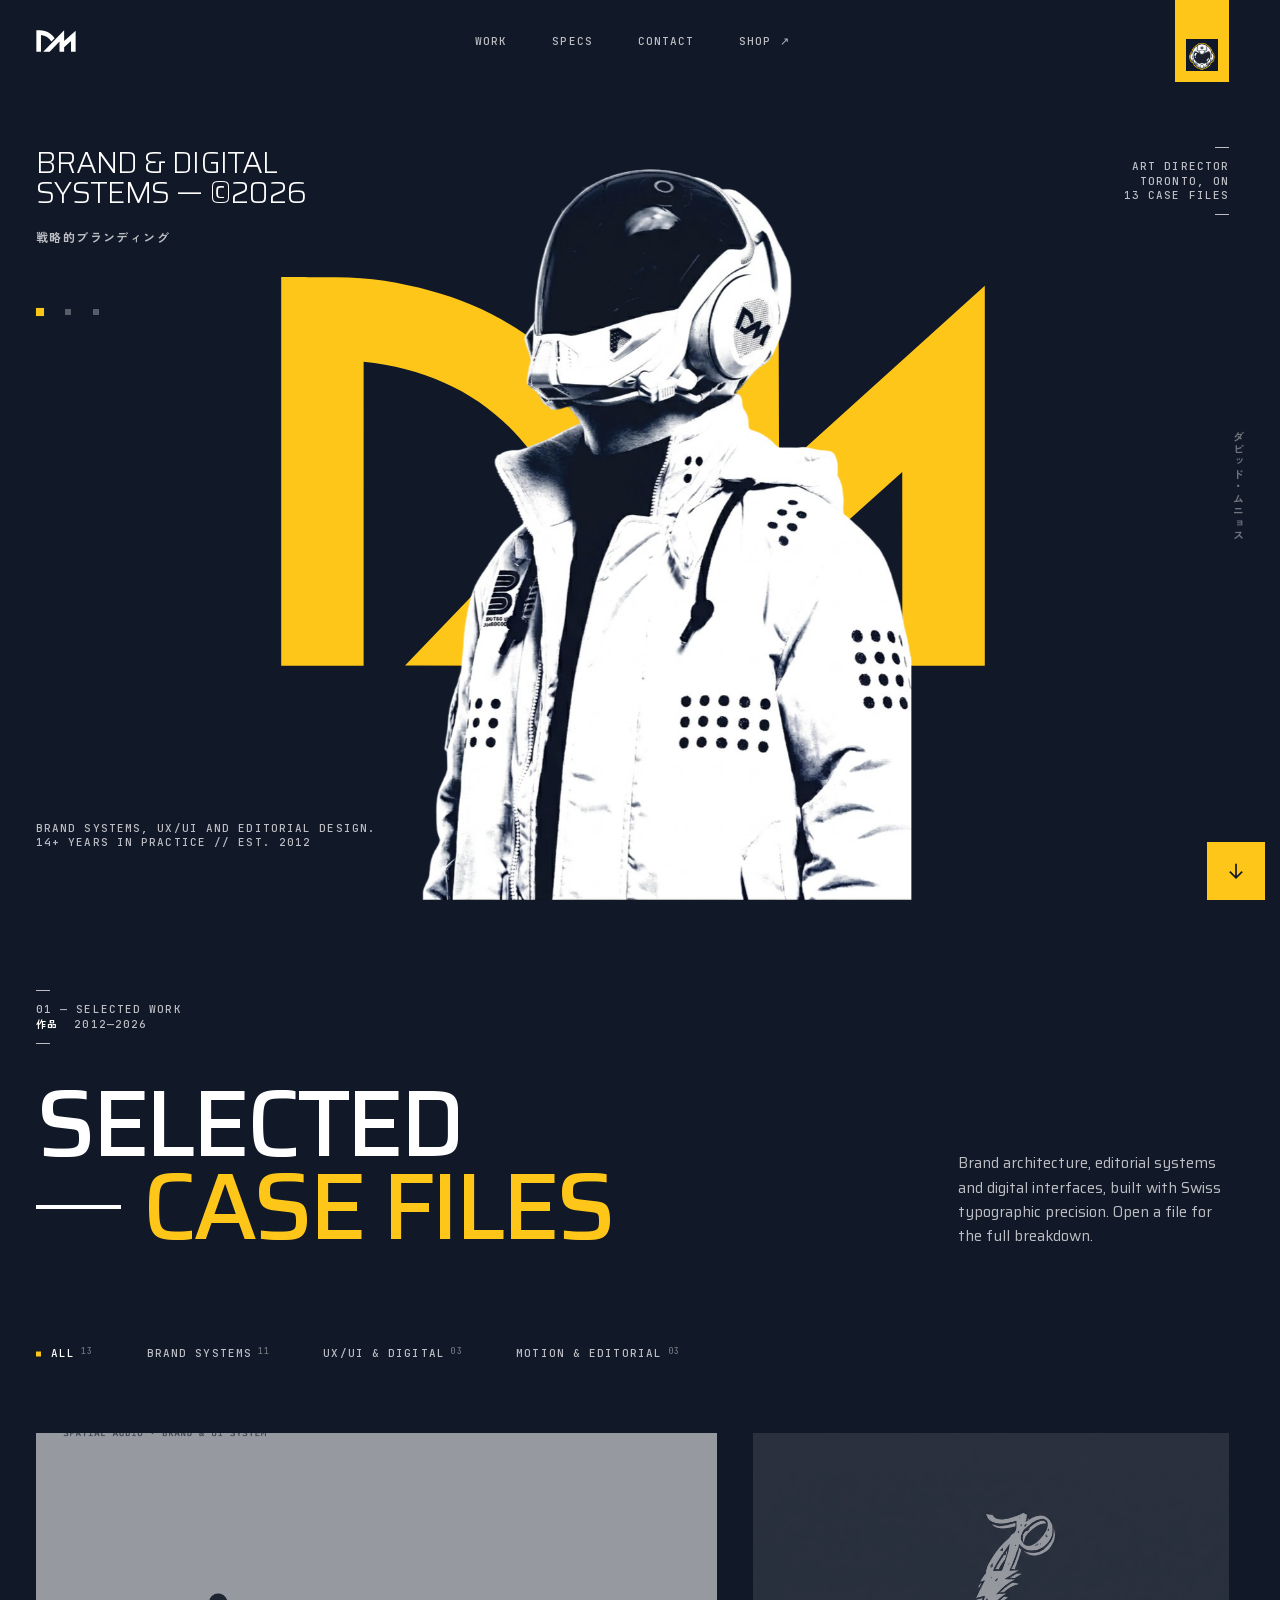
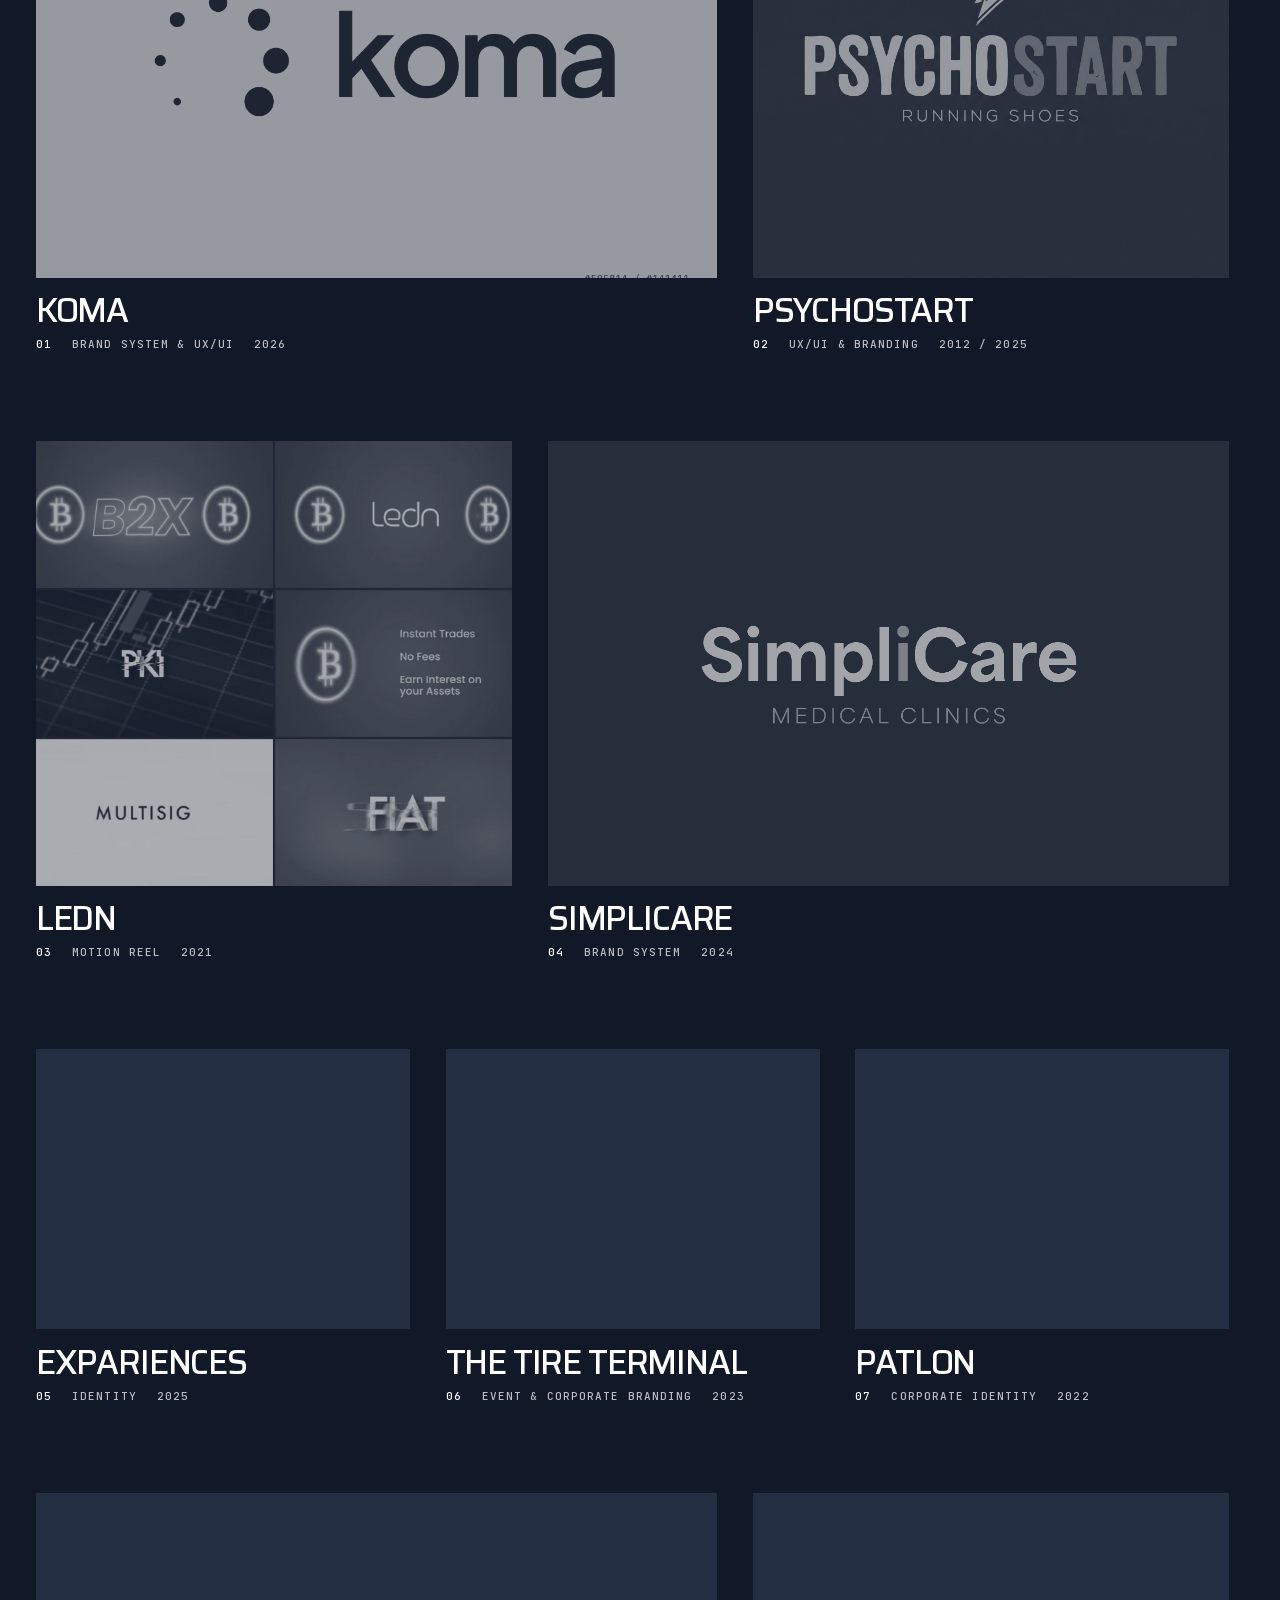
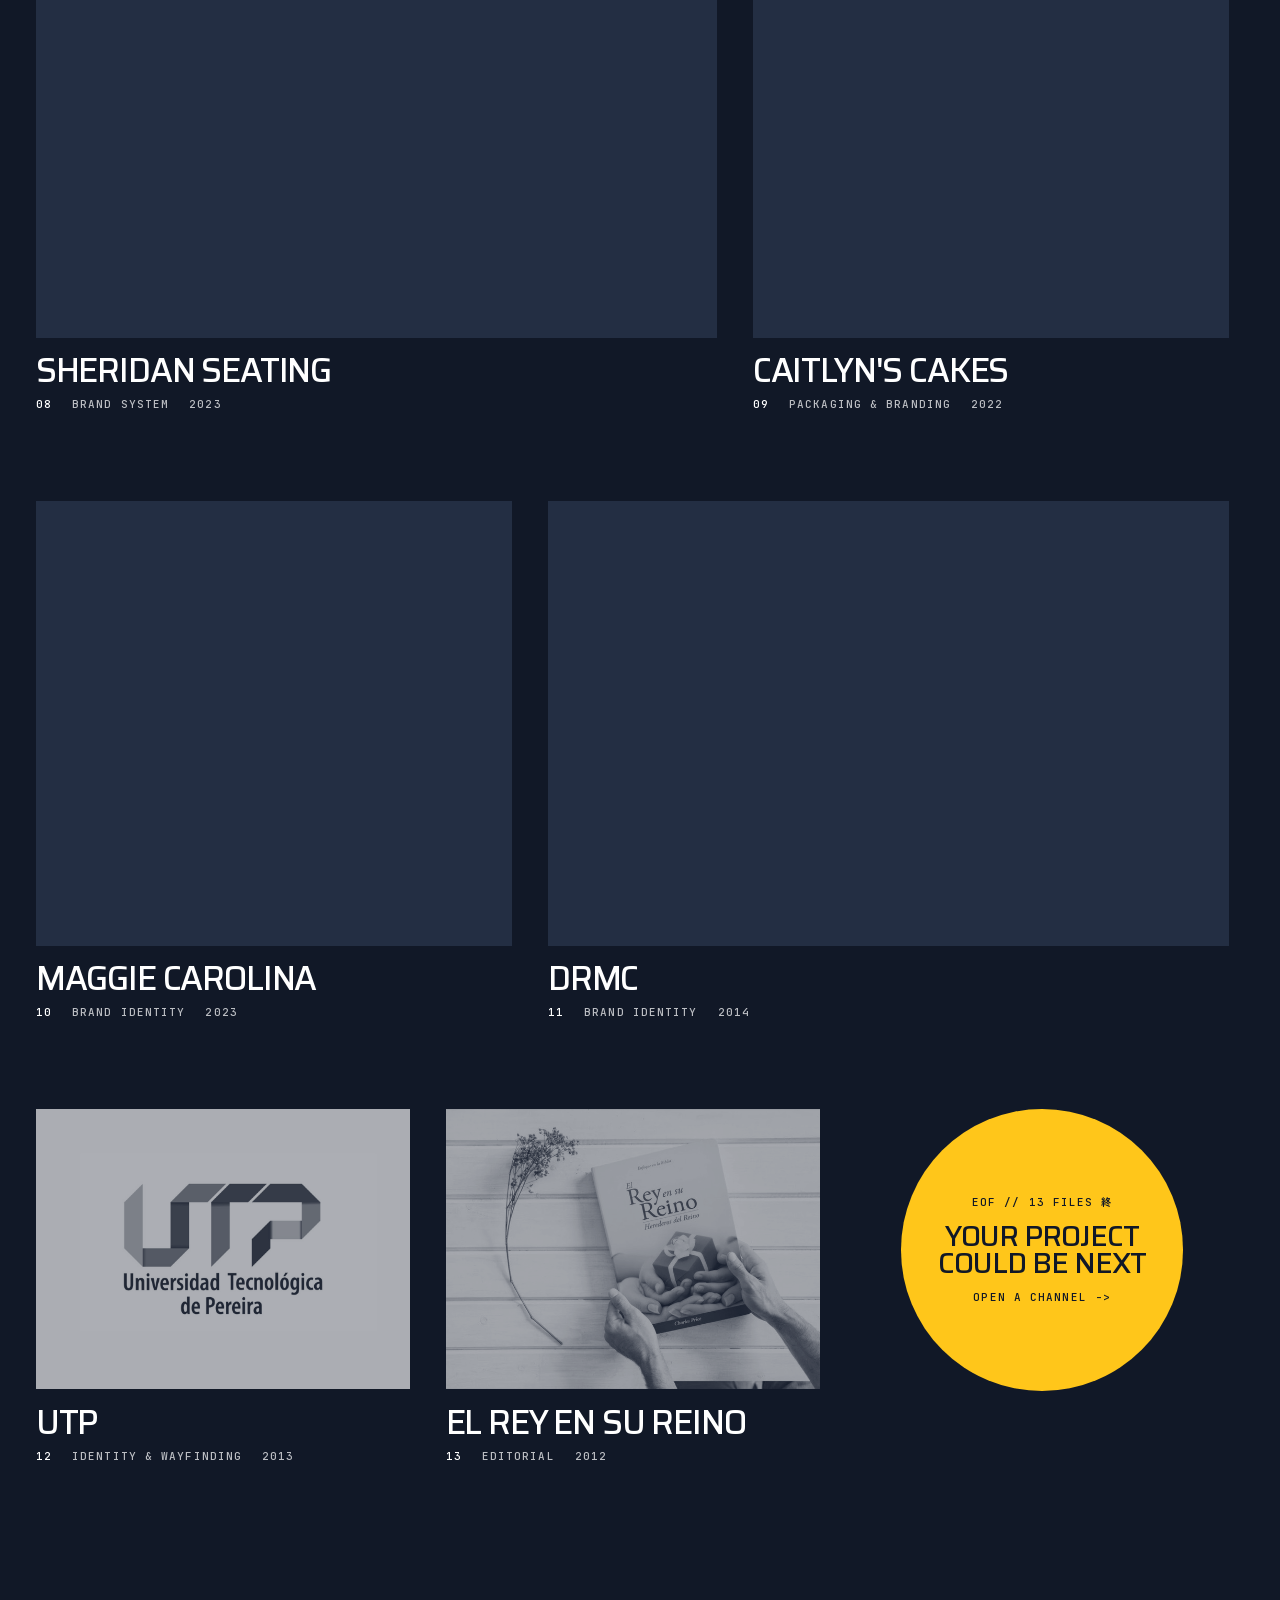
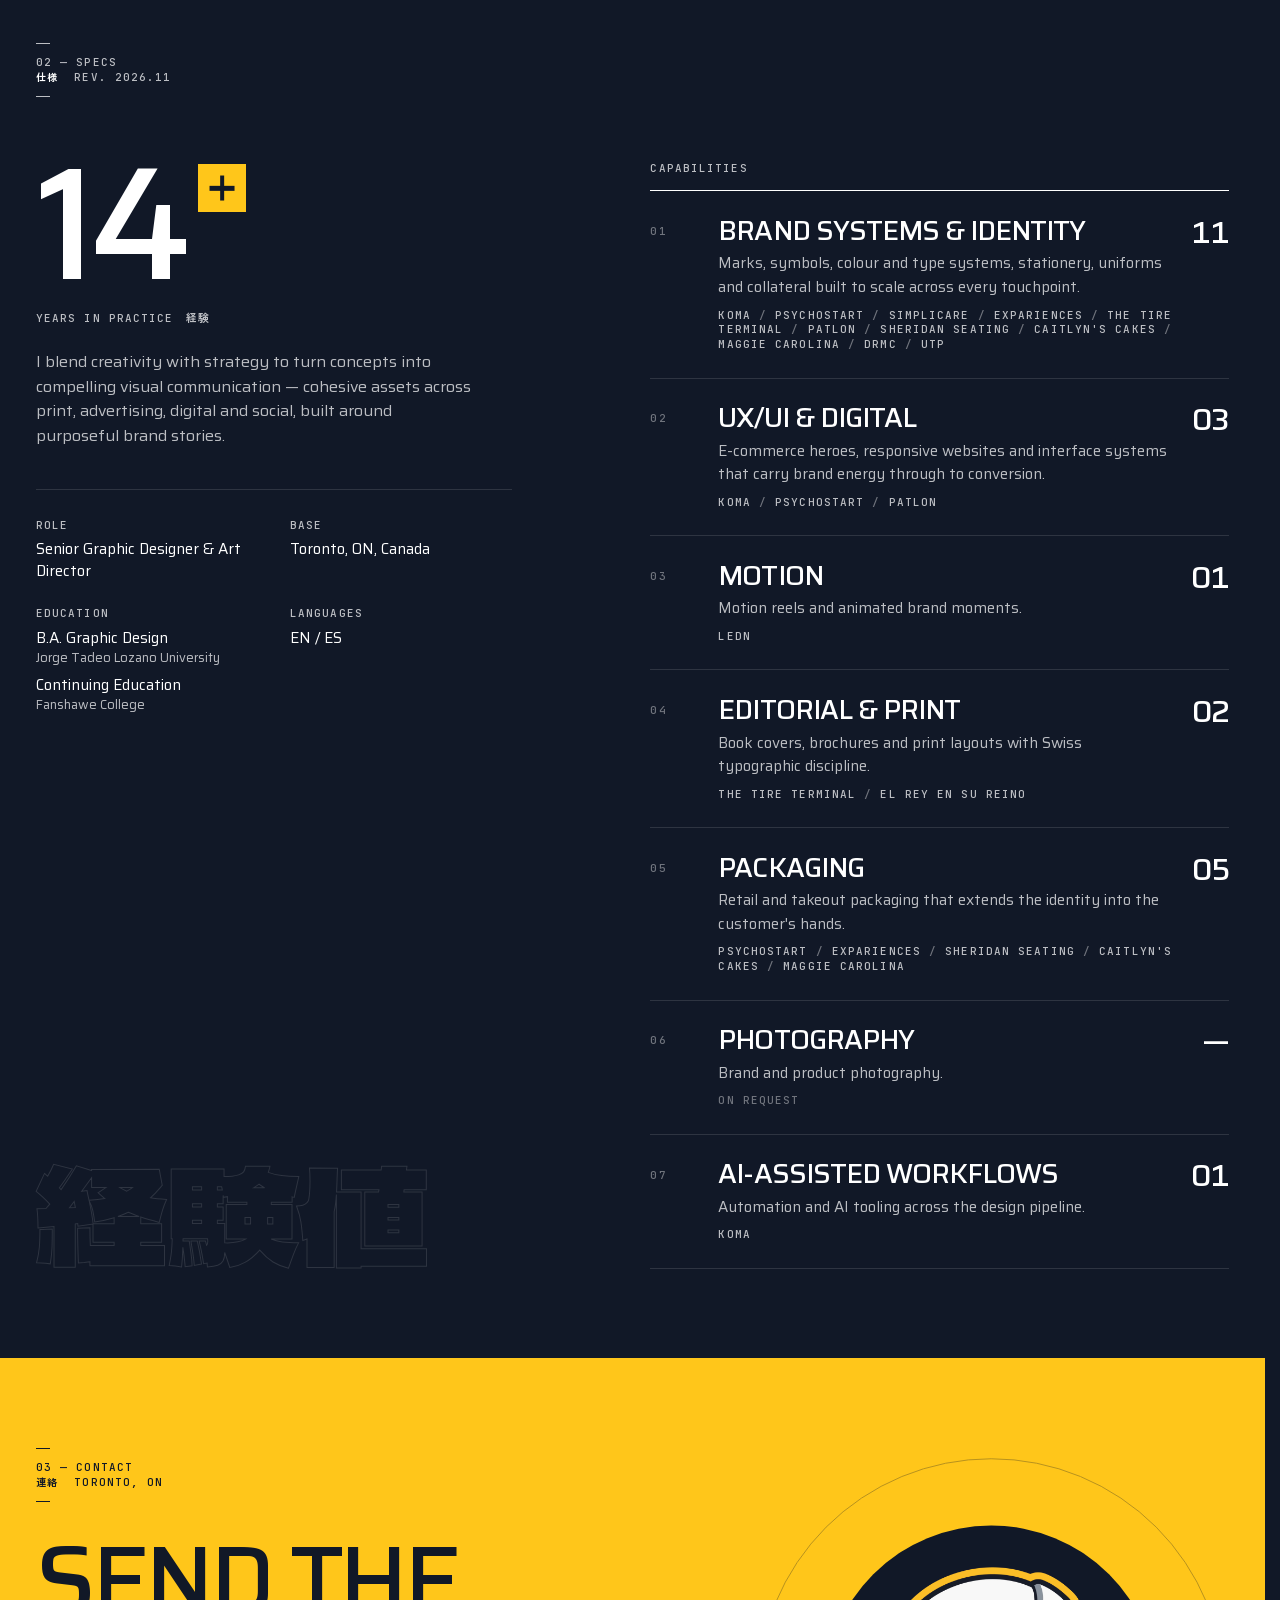
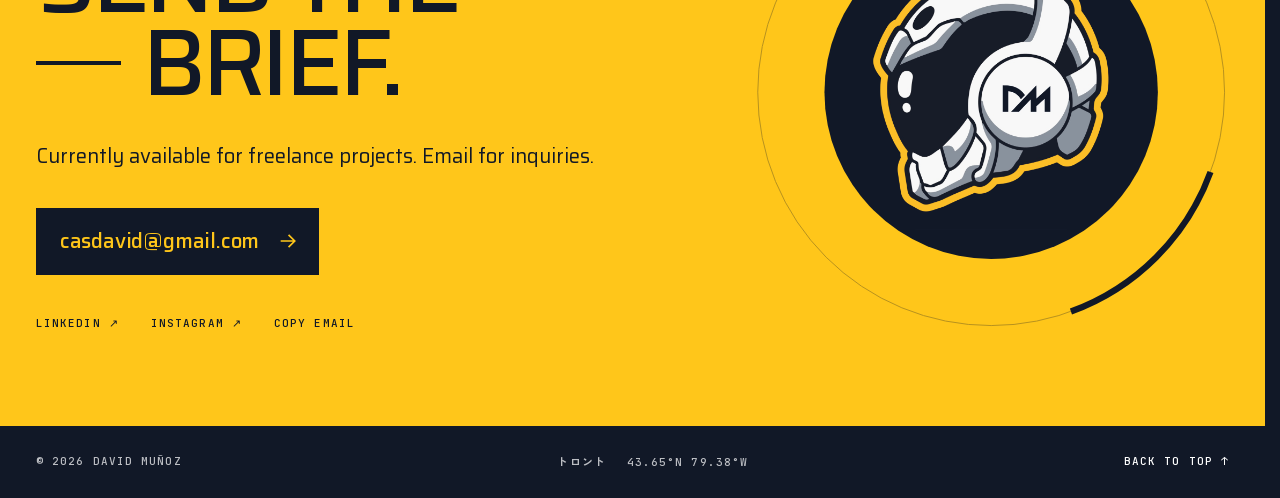
<file: index.html>
<!doctype html>
<html lang="en">
<head>
  <meta charset="utf-8">
  <meta name="viewport" content="width=device-width, initial-scale=1">
  <title>David Muñoz — Senior Brand &amp; UI/UX Art Director, Toronto</title>
  <meta name="description" content="Portfolio of David Muñoz, a Toronto-based senior graphic designer and art director with 14+ years across brand systems, UX/UI and editorial design.">
  <meta name="theme-color" content="#111827">
  <link rel="canonical" href="https://davidmunoz.ca/">

  <meta property="og:type" content="website">
  <meta property="og:url" content="https://davidmunoz.ca/">
  <meta property="og:title" content="David Muñoz — Strategic Branding &amp; Digital Systems">
  <meta property="og:description" content="Brand systems, UX/UI and editorial design from Toronto. 14+ years in practice.">
  <meta property="og:image" content="https://davidmunoz.ca/assets/img/og-cover.jpg">
  <meta name="twitter:card" content="summary_large_image">

  <!-- DM mark, yellow on navy. ?v= busts icons cached from the old Framer site. -->
  <link rel="icon" href="favicon.ico?v=2" sizes="32x32">
  <link rel="icon" href="assets/favicon.svg?v=2" type="image/svg+xml">
  <link rel="apple-touch-icon" href="apple-touch-icon.png?v=2">
  <link rel="preload" href="assets/fonts/saira-latin-var.woff2" as="font" type="font/woff2" crossorigin>
  <link rel="preload" href="assets/fonts/jetbrains-mono-latin-var.woff2" as="font" type="font/woff2" crossorigin>
  <link rel="preload" href="data/projects.json" as="fetch" type="application/json" crossorigin>

  <!-- Boot sequence runs once per session; skipped for reduced motion. -->
  <script>
    (function () {
      var d = document.documentElement;
      d.classList.add('js');
      try {
        if (!sessionStorage.getItem('dm-booted') && !matchMedia('(prefers-reduced-motion: reduce)').matches) {
          d.classList.add('is-booting');
        }
      } catch (e) {}
    })();
  </script>

  <link rel="stylesheet" href="css/tokens.css">
  <link rel="stylesheet" href="css/base.css">
  <link rel="stylesheet" href="css/layout.css">
  <link rel="stylesheet" href="css/components.css">

  <script type="module" src="js/main.js"></script>

  <script type="application/ld+json">
  {
    "@context": "https://schema.org",
    "@type": "Person",
    "name": "David Muñoz",
    "jobTitle": "Senior Graphic Designer & Art Director",
    "url": "https://davidmunoz.ca/",
    "address": { "@type": "PostalAddress", "addressLocality": "Toronto", "addressRegion": "ON", "addressCountry": "CA" },
    "alumniOf": [
      { "@type": "CollegeOrUniversity", "name": "Jorge Tadeo Lozano University" },
      { "@type": "CollegeOrUniversity", "name": "Fanshawe College" }
    ]
  }
  </script>
</head>

<body>
  <!-- DM monogram (vector from the brand mark), reused everywhere via <use>. -->
  <svg width="0" height="0" style="position:absolute" aria-hidden="true" focusable="false">
    <!-- Pulls the illustration's #0F1829 backdrop just under brand navy so `lighten` erases it. -->
    <filter id="ink-match" color-interpolation-filters="sRGB">
      <feComponentTransfer>
        <feFuncR type="linear" slope="1" intercept="-0.012"/>
        <feFuncG type="linear" slope="1" intercept="-0.012"/>
        <feFuncB type="linear" slope="1" intercept="-0.012"/>
      </feComponentTransfer>
    </filter>
    <symbol id="dm-mark" viewBox="5.4 17.2 53.2 29.6">
      <polygon fill="currentColor" points="42.96 40.39 42.94 46.61 36.74 46.61 36.73 32.79 23.46 46.61 14.88 46.6 42.93 17.38 42.97 32.03 58.42 18.08 58.42 46.61 52.23 46.61 52.22 32.06 42.96 40.39"/>
      <path fill="currentColor" d="M25.76,32.73c-3.04-5.4-7.9-8.31-13.99-8.94v22.83s-6.19,0-6.19,0v-29.19s4.17.02,4.17.02c2.43.01,4.76.37,7.1,1.03,5.49,1.47,10.18,4.85,13.34,9.67l-4.42,4.6Z"/>
    </symbol>
  </svg>

  <a class="skip-link" href="#work">Skip to selected work</a>

  <!-- ================================================================
       BOOT SEQUENCE (first visit per session)
       ================================================================ -->
  <div class="boot on-dark" data-boot aria-hidden="true">
    <div class="boot__inner">
      <svg class="boot__mark"><use href="#dm-mark"/></svg>
      <p class="boot__title mono">DM-OS // v4.0 <span class="jp">起動中</span></p>
      <div class="boot__bar"><span data-boot-bar></span></div>
      <div class="boot__row mono"><span data-boot-pct>000%</span><span>Tap or press any key to skip</span></div>
      <ol class="boot__log mono" role="list" data-boot-log></ol>
    </div>
  </div>

  <!-- ================================================================
       NAVIGATION — mark left, three links, the mascot tab hanging from the top edge
       ================================================================ -->
  <header class="nav">
    <a class="nav__brand" href="#top" aria-label="David Muñoz, back to top">
      <svg class="nav__mark" aria-hidden="true"><use href="#dm-mark"/></svg>
    </a>

    <nav class="nav__links" aria-label="Primary">
      <a href="#work" data-nav="work">Work</a>
      <a href="#specs" data-nav="specs">Specs</a>
      <a href="#contact" data-nav="contact">Contact</a>
      <a class="nav__ext" href="https://david-munoz-shop.fourthwall.com/en-cad" target="_blank" rel="noopener">Shop <span aria-hidden="true">↗</span><span class="visually-hidden"> (opens in a new tab)</span></a>
    </nav>

    <div class="nav__right">
      <button class="nav__menu mono" type="button" popovertarget="menu" data-menu-trigger>Menu <span class="burger" aria-hidden="true"></span></button>
      <button class="hud-trigger" type="button" popovertarget="hud-mini" data-hud-trigger data-state="idle">
        <span class="hud-trigger__face" aria-hidden="true"><img src="assets/img/mascot/helmet-front.png" alt="" width="36" height="42"></span>
        <span class="visually-hidden">Open mascot HUD</span>
      </button>
    </div>
  </header>

  <!-- Mobile menu -->
  <div class="menu on-dark" id="menu" popover role="dialog" aria-label="Menu">
    <div class="menu__head mono">
      <span>Nav // <span class="jp">案内</span></span>
      <button type="button" popovertarget="menu" popovertargetaction="hide">Close ×</button>
    </div>
    <nav class="menu__links" aria-label="Mobile">
      <a href="#work" data-cmd="nav"><span class="mono">01</span>Work<span class="jp">作品</span></a>
      <a href="#specs" data-cmd="nav"><span class="mono">02</span>Specs<span class="jp">仕様</span></a>
      <a href="#contact" data-cmd="nav"><span class="mono">03</span>Contact<span class="jp">連絡</span></a>
      <a href="https://david-munoz-shop.fourthwall.com/en-cad" target="_blank" rel="noopener"><span class="mono">04</span>Shop ↗<span class="jp">ショップ</span><span class="visually-hidden"> (opens in a new tab)</span></a>
    </nav>
    <p class="menu__foot mono"><span data-profile="email">casdavid@gmail.com</span><span>TOR <time data-clock>--:--:--</time></span></p>
  </div>

  <!-- Command HUD (popover) -->
  <div class="hud-mini on-dark" id="hud-mini" popover role="dialog" aria-label="Mascot HUD" data-state="idle">
    <span class="reg reg--tl" aria-hidden="true">+</span>
    <span class="reg reg--tr" aria-hidden="true">+</span>
    <span class="reg reg--bl" aria-hidden="true">+</span>
    <span class="reg reg--br" aria-hidden="true">+</span>
    <div class="hud-mini__head mono">
      <span>Unit // DM-01</span>
      <span class="hud-status"><span class="led" aria-hidden="true"></span><span data-hud-state>Online</span></span>
    </div>
    <div class="hud-mini__body">
      <div class="hud-mini__face"><img src="assets/img/mascot/helmet-front.png" alt="" width="80" height="93"></div>
      <p class="hud-mini__tx mono"><span class="tx-tag">TX&gt;</span> <span data-hud-text>Boot sequence OK</span><span class="caret" aria-hidden="true"></span></p>
    </div>
    <div class="hud-mini__cmds">
      <a class="cmd" href="#work" data-cmd="nav">[01] Work <span aria-hidden="true">-&gt;</span></a>
      <a class="cmd" href="#specs" data-cmd="nav">[02] Specs <span aria-hidden="true">-&gt;</span></a>
      <a class="cmd" href="#contact" data-cmd="nav">[03] Contact <span aria-hidden="true">-&gt;</span></a>
      <button class="cmd" type="button" data-cmd="copy-email"><span data-copy-label>Copy email</span> <span aria-hidden="true">[C]</span></button>
    </div>
    <div class="hud-mini__foot mono">
      <span>TOR <time data-clock>--:--:--</time></span>
      <button type="button" popovertarget="hud-mini" popovertargetaction="hide">[Esc] Close</button>
    </div>
  </div>

  <main id="main">
    <!-- ==============================================================
         HERO — one subject: the android over the DM mark
         ============================================================== -->
    <section class="hero" id="top" aria-labelledby="hero-title">
      <div class="hero__stage" data-hero-stage>
        <svg class="hero__mark" aria-hidden="true"><use href="#dm-mark"/></svg>
        <div class="hero__lens" data-hud-feed hidden></div>
        <img class="hero__figure" src="assets/img/mascot/android-1100.png"
             srcset="assets/img/mascot/android-640.png 469w, assets/img/mascot/android-1100.png 807w"
             sizes="(max-width: 760px) 90vw, 46vw" width="807" height="1100" fetchpriority="high"
             alt="David's android mascot: a figure in a white techwear jacket wearing a glossy navy-visored helmet marked DM">
      </div>

      <div class="hero__intro">
        <h1 class="hero__title" id="hero-title">
          <span class="visually-hidden">David Muñoz — </span>
          <span class="hero__role">Brand &amp; digital systems — ©<span data-year>2026</span></span>
        </h1>
        <p class="hero__jp jp" lang="ja" aria-hidden="true">戦略的ブランディング</p>
        <div class="hero__dots" role="group" aria-label="Mascot feed">
          <button class="chan" type="button" aria-pressed="true" data-channel="still"><span class="visually-hidden">CH.01 still frame</span></button>
          <button class="chan" type="button" aria-pressed="false" data-channel="loop-a"
                  data-src="assets/videome5.mp4" data-poster="assets/img/mascot/loop-a-poster.jpg"><span class="visually-hidden">CH.02 loop</span></button>
          <button class="chan" type="button" aria-pressed="false" data-channel="loop-b"
                  data-src="assets/videoheaderdance.mp4" data-poster="assets/img/mascot/loop-b-poster.jpg"><span class="visually-hidden">CH.03 loop</span></button>
        </div>
      </div>

      <p class="hero__label label mono">Art director<br>Toronto, ON<br><span data-stat="cases">12</span> case files</p>

      <p class="hero__note mono">Brand systems, UX/UI and editorial design.<br><span data-profile="experience">14+</span> years in practice // Est. 2012</p>

      <p class="hero__vert jp" lang="ja" aria-hidden="true">ダビッド・ムニョス</p>

      <a class="corner-arrow hero__next" href="#work" data-snap-to="#work" aria-label="Scroll to selected work">
        <svg viewBox="0 0 16 16" aria-hidden="true"><path d="M8 1.5v12.5M2.5 8.5 8 14l5.5-5.5"/></svg>
      </a>
    </section>

    <!-- ==============================================================
         01 — SELECTED WORK
         ============================================================== -->
    <section class="section work" id="work" aria-labelledby="work-title">
      <div class="section__head">
        <p class="label mono" aria-hidden="true">01 — Selected work<br><span class="jp">作品</span> 2012—2026</p>
        <h2 class="statement" id="work-title">Selected <span class="statement__accent">case files</span></h2>
        <p class="section__aside">Brand architecture, editorial systems and digital interfaces, built with Swiss typographic precision. Open a file for the full breakdown.</p>
      </div>

      <div class="filters" role="toolbar" aria-label="Filter case files by discipline" aria-controls="work-grid" data-filters></div>

      <ul class="tiles" id="work-grid" role="list" data-grid>
        <li class="tile tile--end"><p class="mono">Loading case files…</p></li>
      </ul>
      <p class="visually-hidden" aria-live="polite" data-grid-status></p>
    </section>

    <!-- ==============================================================
         02 — SPECS
         ============================================================== -->
    <section class="section specs" id="specs" aria-labelledby="specs-title">
      <div class="section__head section__head--compact">
        <p class="label mono" aria-hidden="true">02 — Specs<br><span class="jp">仕様</span> Rev. <span data-rev>2026.11</span></p>
        <h2 class="visually-hidden" id="specs-title">Experience and capabilities</h2>
      </div>

      <div class="specs__grid">
        <div class="specs__intro">
          <p class="specs__num" aria-label="14 plus years"><span data-profile="experienceYears">14</span><span class="specs__plus" aria-hidden="true"></span></p>
          <p class="specs__cap mono">Years in practice <span class="jp">経験</span></p>
          <p class="specs__lede">I blend creativity with strategy to turn concepts into compelling visual communication — cohesive assets across print, advertising, digital and social, built around purposeful brand stories.</p>
          <dl class="facts" data-facts></dl>
          <p class="specs__kanji jp-display" aria-hidden="true">経験値</p>
        </div>

        <div class="caps">
          <h3 class="caps__head mono">Capabilities</h3>
          <ol class="caps__list" role="list" data-caps></ol>
        </div>
      </div>
    </section>

    <!-- ==============================================================
         03 — CONTACT (yellow)
         ============================================================== -->
    <section class="uplink theme-signal" id="contact" aria-labelledby="contact-title">
      <div class="uplink__grid">
        <div class="uplink__content">
          <p class="label mono" aria-hidden="true">03 — Contact<br><span class="jp">連絡</span> Toronto, ON</p>
          <h2 class="statement" id="contact-title">Send the <span class="statement__accent">brief.</span></h2>
          <p class="uplink__avail" data-profile="availability">Currently available for freelance projects. Email for inquiries.</p>

          <a class="uplink__cta" href="mailto:casdavid@gmail.com" data-profile-mailto>
            <span data-profile="email">casdavid@gmail.com</span>
            <svg viewBox="0 0 16 16" aria-hidden="true"><path d="M1.5 8h12.5M8.5 2.5 14 8l-5.5 5.5"/></svg>
          </a>

          <ul class="uplink__links mono" role="list">
            <li><a href="https://www.linkedin.com/in/davidmunozdesigner/" data-profile-href="linkedin" target="_blank" rel="noopener">LinkedIn <span aria-hidden="true">↗</span></a></li>
            <li><a href="https://www.instagram.com/davidmunoz.ca/" data-profile-href="instagram" target="_blank" rel="noopener">Instagram <span aria-hidden="true">↗</span></a></li>
            <li><button type="button" data-cmd="copy-email"><span data-copy-label>Copy email</span></button></li>
          </ul>
        </div>

        <figure class="uplink__unit" aria-hidden="true">
          <svg class="uplink__reticle" viewBox="-100 -100 200 200">
            <g class="ret-spin">
              <circle r="98" class="ret ret--hair"/>
              <path class="ret ret--arc" d="M 92.1 33.5 A 98 98 0 0 1 33.5 92.1"/>
            </g>
            <circle r="70" class="ret-disc"/>
          </svg>
          <img class="uplink__helmet" src="assets/img/mascot/helmet-side.jpg" alt="" width="1100" height="1019" loading="lazy" decoding="async">
        </figure>
      </div>
    </section>
  </main>

  <footer class="footer">
    <p class="mono">© <span data-year>2026</span> David Muñoz</p>
    <p class="mono footer__mid"><span class="jp" lang="ja">トロント</span> 43.65°N 79.38°W</p>
    <a class="footer__top mono" href="#top">Back to top ↑</a>
  </footer>

  <!-- ================================================================
       CASE FILE DRAWER
       ================================================================ -->
  <dialog class="drawer" id="case-drawer" aria-labelledby="case-title">
    <div class="drawer__scrim" data-drawer-dismiss></div>
    <div class="drawer__panel">
      <header class="drawer__head on-dark">
        <p class="drawer__crumb mono" data-drawer-crumb>Case file</p>
        <button class="drawer__btn" type="button" data-drawer-step="-1" aria-label="Previous case file"><span aria-hidden="true">&lt;-</span><span class="drawer__btn-label">Prev</span></button>
        <button class="drawer__btn" type="button" data-drawer-step="1" aria-label="Next case file"><span class="drawer__btn-label">Next</span><span aria-hidden="true">-&gt;</span></button>
        <button class="drawer__btn drawer__btn--close" type="button" data-drawer-dismiss aria-label="Close case file">[Esc] <span class="drawer__btn-label">Close</span> <span aria-hidden="true">×</span></button>
      </header>
      <div class="drawer__body" data-drawer-body tabindex="-1"></div>
    </div>
  </dialog>

  <noscript>
    <p class="noscript">[ERR] JavaScript is disabled. Case files are rendered from data/projects.json. Enable JavaScript to browse the portfolio.</p>
  </noscript>
</body>
</html>
</file>
<file: css/tokens.css>
/* ==========================================================================
   TOKENS — DM brand: three colours only. Every tint is a mix of these three.
   Type: Saira (display + text) / JetBrains Mono (telemetry) /
         Dela Gothic One + Zen Kaku Gothic New (Japanese, subset).
   ========================================================================== */

@layer tokens, base, layout, components, utilities;

@font-face {
  font-family: "Saira";
  src: url("../assets/fonts/saira-latin-var.woff2") format("woff2");
  font-weight: 100 900;
  font-stretch: 50% 125%;
  font-display: swap;
}

@font-face {
  font-family: "JetBrains Mono";
  src: url("../assets/fonts/jetbrains-mono-latin-var.woff2") format("woff2");
  font-weight: 100 800;
  font-display: swap;
}

/* Japanese faces are subset to the exact glyphs used (tools/subset_jp.py). */
@font-face {
  font-family: "Dela Gothic One";
  src: url("../assets/fonts/dela-gothic-one-jp.woff2") format("woff2");
  font-display: swap;
}

@font-face {
  font-family: "Zen Kaku Gothic New";
  src: url("../assets/fonts/zen-kaku-gothic-new-jp.woff2") format("woff2");
  font-weight: 700;
  font-display: swap;
}

@layer tokens {
  :root {
    /* --- Brand palette (literal) ------------------------------------------ */
    --navy: #111827;
    --yellow: #ffc61a;
    --paper: #ffffff;

    /* --- Theme roles: navy canvas, white ink ------------------------------ */
    --bg: var(--navy);          /* canvas + dark surfaces */
    --fg: var(--paper);         /* text, rules, inverted chips */
    --signal: var(--yellow);    /* accent fills, brackets, arcs */
    --on-signal: var(--navy);   /* anything sitting on the accent */
  }

  /* Signal theme — a yellow panel where every role flips:
     yellow canvas, navy ink, navy accents with yellow text on them. */
  .theme-signal {
    --bg: var(--yellow);
    --fg: var(--navy);
    --signal: var(--navy);
    --on-signal: var(--yellow);
    --focus: var(--navy);
  }

  /* Derived tokens are re-resolved wherever the roles change. */
  :root,
  .theme-signal {
    /* --- Derived tints (fg mixed into bg, and the reverse for white chips) - */
    --fg-70: color-mix(in srgb, var(--fg) 72%, var(--bg));   /* ~9:1 on navy — secondary text */
    --fg-40: color-mix(in srgb, var(--fg) 40%, var(--bg));   /* hairline ornaments */
    --fg-30: color-mix(in srgb, var(--fg) 30%, var(--bg));
    --fg-12: color-mix(in srgb, var(--fg) 12%, var(--bg));   /* faint rules */
    --fg-05: color-mix(in srgb, var(--fg) 5%, var(--bg));    /* wells */
    --bg-70: color-mix(in srgb, var(--bg) 72%, var(--fg));   /* secondary text on white chips */
    --scrim: color-mix(in srgb, var(--navy) 84%, transparent);

    /* --- Lines ------------------------------------------------------------ */
    --hair: 1px solid var(--fg);
    --hair-soft: 1px solid var(--fg-12);
    --hair-dark: 1px solid var(--fg-12);
  }

  /* On yellow, navy/yellow mixes turn olive; keep secondary text pure navy. */
  .theme-signal { --fg-70: var(--fg); }

  :root {
    /* --- Type ------------------------------------------------------------- */
    --font-sans: "Saira", "Arial Narrow", system-ui, sans-serif;
    --font-mono: "JetBrains Mono", ui-monospace, "SF Mono", Menlo, monospace;
    --font-jp: "Zen Kaku Gothic New", "Hiragino Sans", "Yu Gothic", sans-serif;
    --font-jp-display: "Dela Gothic One", "Hiragino Sans", "Yu Gothic", sans-serif;

    /* Display: Saira at a regular weight and normal width. Airy, but its squared
       counters still echo the DM mark. */
    --display-weight: 500;
    --display-stretch: 100%;
    --display-tracking: -0.035em;
    --tracking-mono: 0.1em;

    --step--2: 0.6875rem;
    --step--1: 0.75rem;
    --step-0: 1rem;
    --step-1: clamp(1.0625rem, 1rem + 0.35vw, 1.3rem);
    --step-2: clamp(1.5rem, 1.1rem + 1.4vw, 2.4rem);
    --step-3: clamp(2.2rem, 1.4rem + 3vw, 4.25rem);
    --step-4: clamp(3rem, 1.6rem + 6vw, 8rem);
    --step-5: clamp(4.5rem, 2rem + 11vw, 14rem);

    /* --- Space ------------------------------------------------------------ */
    --gutter: clamp(16px, 2.8vw, 40px);
    --section-pad: clamp(3.5rem, 7vw, 6.5rem); /* sections snap into place, so this is the landing margin */
    --nav-h: 72px;

    /* --- Motion ------------------------------------------------------------ */
    --ease-mech: cubic-bezier(0.2, 0, 0, 1);
    --ease-drawer: cubic-bezier(0.7, 0, 0.2, 1);
    --dur-1: 100ms;
    --dur-2: 200ms;
    --dur-3: 420ms;
  }
}
</file>
<file: css/base.css>
/* ==========================================================================
   BASE — reset, primitives, focus, motion preferences.
   ========================================================================== */

@layer base {
  *, *::before, *::after { box-sizing: border-box; }
  * { margin: 0; }

  html {
    color-scheme: dark;
    background: var(--bg);
    -webkit-text-size-adjust: 100%;
    text-size-adjust: 100%;
    scrollbar-gutter: stable;
    scroll-padding-top: var(--nav-h);
  }

  @media (prefers-reduced-motion: no-preference) {
    html { scroll-behavior: smooth; }
  }

  html:has(.drawer[open]),
  html.is-booting {
    overflow: hidden;
  }

  body {
    min-height: 100svh;
    background: var(--bg);
    color: var(--fg);
    font-family: var(--font-sans);
    font-size: var(--step-0);
    font-stretch: 100%;
    line-height: 1.55;
    -webkit-font-smoothing: antialiased;
    -moz-osx-font-smoothing: grayscale;
    overflow-x: clip;
  }

  img, picture, video, svg { display: block; max-width: 100%; }
  img { height: auto; }

  button, input, select, textarea { font: inherit; color: inherit; }
  button { background: none; border: 0; border-radius: 0; padding: 0; cursor: pointer; }
  a { color: inherit; }

  ul[role="list"], ol[role="list"] { list-style: none; padding: 0; }

  h1, h2, h3, h4 {
    font-weight: var(--display-weight);
    font-stretch: var(--display-stretch);
    line-height: 0.9;
    letter-spacing: var(--display-tracking);
    text-transform: uppercase;
    text-wrap: balance;
  }

  p { text-wrap: pretty; }

  ::selection { background: var(--signal); color: var(--on-signal); }

  :focus-visible {
    outline: 2px solid var(--focus, var(--signal));
    outline-offset: 3px;
  }

  [hidden] { display: none !important; }

  @media (prefers-reduced-motion: reduce) {
    *, *::before, *::after {
      animation-duration: 0.01ms !important;
      animation-iteration-count: 1 !important;
      transition-duration: 0.01ms !important;
    }
  }
}

@layer utilities {
  .mono {
    font-family: var(--font-mono);
    font-size: var(--step--2);
    font-weight: 500;
    letter-spacing: var(--tracking-mono);
    text-transform: uppercase;
    line-height: 1.35;
  }

  .jp {
    font-family: var(--font-jp);
    font-weight: 700;
    letter-spacing: 0.12em;
    text-transform: none;
  }

  .jp-display {
    font-family: var(--font-jp-display);
    font-weight: 400;
    letter-spacing: 0;
    text-transform: none;
  }

  .visually-hidden {
    position: absolute !important;
    width: 1px;
    height: 1px;
    padding: 0;
    margin: -1px;
    overflow: hidden;
    clip: rect(0 0 0 0);
    white-space: nowrap;
    border: 0;
  }

  .skip-link {
    position: fixed;
    top: 8px;
    left: 8px;
    z-index: 300;
    padding: 0.75rem 1rem;
    background: var(--signal);
    color: var(--on-signal);
    font: 700 var(--step--1) / 1 var(--font-mono);
    letter-spacing: var(--tracking-mono);
    text-transform: uppercase;
    text-decoration: none;
    transform: translateY(-200%);
  }

  .skip-link:focus-visible { transform: none; }
}
</file>
<file: css/layout.css>
/* ==========================================================================
   LAYOUT — nav, hero, section heads, specs, contact, footer.
   One subject per screen, a few small labels, one yellow accent.
   ========================================================================== */

@layer layout {
  /* =====================================================================
     NAV — mark left, three links, the helmet tab hanging from the top edge
     ===================================================================== */
  .nav {
    position: sticky;
    top: 0;
    z-index: 50;
    display: grid;
    grid-template-columns: 1fr auto 1fr;
    align-items: center;
    height: var(--nav-h);
    padding-inline: var(--gutter);
    background: var(--bg);
  }

  .nav__brand {
    display: flex;
    justify-self: start;
    text-decoration: none;
  }

  .nav__mark {
    width: 40px;
    height: 22px;
    color: var(--fg);
    transition: color var(--dur-1) linear;
  }

  .nav__brand:hover .nav__mark { color: var(--signal); }

  .nav__links {
    display: flex;
    gap: clamp(1.75rem, 3.5vw, 3.5rem);
  }

  .nav__links a {
    position: relative;
    padding-block: 0.5rem;
    color: var(--fg-70);
    font: 500 var(--step--2) / 1 var(--font-mono);
    letter-spacing: var(--tracking-mono);
    text-transform: uppercase;
    text-decoration: none;
    transition: color var(--dur-1) linear;
  }

  .nav__links a:hover,
  .nav__links a[aria-current="true"] { color: var(--fg); }

  /* Current section: a small yellow square, like the hero's feed dots */
  .nav__links a::before {
    content: "";
    position: absolute;
    top: 50%;
    left: -0.95rem;
    width: 5px;
    height: 5px;
    background: var(--signal);
    translate: 0 -50%;
    scale: 0;
    transition: scale var(--dur-1) steps(2);
  }

  .nav__links a[aria-current="true"]::before { scale: 1; }

  .nav__right {
    display: flex;
    align-self: start;
    justify-self: end;
    align-items: flex-start;
    gap: 1.25rem;
    height: 100%;
  }

  .nav__menu {
    display: none;
    align-self: center;
    align-items: center;
    gap: 0.6rem;
    height: 40px;
    font-weight: 600;
  }

  .burger {
    width: 20px;
    height: 7px;
    border-top: 1.5px solid currentColor;
    border-bottom: 1.5px solid currentColor;
  }

  @media (max-width: 960px) {
    .nav { grid-template-columns: 1fr auto; }
    .nav__links { display: none; }
    .nav__menu { display: inline-flex; }
  }

  /* =====================================================================
     HERO — the android stands on the bottom edge in front of the DM mark.
     Every layer is placed from the figure's geometry (container units).
     ===================================================================== */
  .hero {
    position: relative;
    height: max(620px, calc(100svh - var(--nav-h)));
    max-height: 980px;
    overflow: hidden;
    container-type: size;
    background: var(--bg);

    --fig-h: 92cqh;
    --head-x: calc(50cqw + var(--fig-h) * 0.0293);
    --head-y: calc(100cqh - var(--fig-h) + var(--fig-h) * 0.206);
    --ret: calc(var(--fig-h) * 0.7);
    --mark-w: min(56cqw, calc(var(--fig-h) * 0.95));
  }

  .hero__stage {
    position: absolute;
    inset: 0;
    --mx: 0.5;
    --my: 0.5;
  }

  .hero__mark {
    position: absolute;
    z-index: 1;
    left: 50%;
    top: calc(var(--head-y) - var(--ret) * 0.04);
    width: var(--mark-w);
    height: calc(var(--mark-w) / 1.797);
    translate: -50% 0;
    color: var(--signal);
  }

  .hero__figure {
    position: absolute;
    z-index: 2;
    bottom: 0;
    left: 50%;
    width: auto;
    max-width: none;
    height: var(--fig-h);
    translate: -50% 0;
  }

  @media (prefers-reduced-motion: no-preference) {
    .hero__figure {
      transform: translate(calc((var(--mx) - 0.5) * -12px), calc((var(--my) - 0.5) * -6px));
      transition: transform 500ms var(--ease-mech);
    }
  }

  /* CH.02 / CH.03: a round lens on the helmet plays the mascot loops */
  .hero__lens {
    position: absolute;
    z-index: 3;
    left: var(--head-x);
    top: var(--head-y);
    width: calc(var(--ret) * 0.64);
    aspect-ratio: 1;
    translate: -50% -50%;
    overflow: hidden;
    border-radius: 50%;
    background: var(--bg);
    outline: 1px solid var(--signal);
    outline-offset: 8px;
  }

  .hero__lens video {
    width: 100%;
    height: 100%;
    object-fit: cover;
    object-position: 50% 18%;
  }

  /* --- Copy: two-line title, JP line, feed dots ------------------------- */
  .hero__intro {
    position: absolute;
    z-index: 4;
    top: clamp(2rem, 9cqh, 6rem);
    left: var(--gutter);
    display: grid;
    justify-items: start;
    gap: 1.25rem;
    max-width: min(30cqw, 420px);
  }

  .hero__title {
    display: grid;
    gap: 0.15em;
    font-size: clamp(1.35rem, 0.8rem + 1.4vw, 2.3rem);
    line-height: 1;
    letter-spacing: -0.02em;
    text-wrap: balance;
  }

  .hero__role { font-weight: 300; }

  .hero__jp {
    color: var(--fg-70);
    font-size: 12px;
    letter-spacing: 0.3em;
  }

  .hero__dots {
    display: flex;
    gap: 0.25rem;
    margin-top: clamp(0.5rem, 4cqh, 2.5rem);
    margin-left: -8px; /* optical: line the first dot up with the text */
  }

  .hero__label {
    position: absolute;
    z-index: 4;
    top: clamp(2rem, 9cqh, 6rem);
    right: var(--gutter);
    text-align: right;
  }

  .hero__label::before,
  .hero__label::after { margin-left: auto; }

  .hero__note {
    position: absolute;
    z-index: 4;
    left: var(--gutter);
    bottom: clamp(1.5rem, 6cqh, 3.5rem);
    color: var(--fg-70);
    line-height: 1.7;
  }

  .hero__vert {
    position: absolute;
    z-index: 4;
    top: 50%;
    right: calc(var(--gutter) * 0.5);
    translate: 0 -50%;
    writing-mode: vertical-rl;
    color: var(--fg-40);
    font-size: 11px;
    letter-spacing: 0.5em;
    white-space: nowrap;
  }

  .hero__next {
    position: absolute;
    z-index: 5;
    right: 0;
    bottom: 0;
    --ca: clamp(56px, 7cqh, 76px);
  }

  @media (max-width: 1100px) {
    .hero__vert { display: none; }
  }

  @media (max-width: 760px) {
    .hero {
      height: max(600px, calc(100svh - var(--nav-h)));
      --fig-h: min(64cqh, 128cqw);
      --mark-w: 90cqw;
    }

    .hero__intro {
      top: 1.5rem;
      max-width: calc(100% - 2 * var(--gutter));
      gap: 0.9rem;
    }

    .hero__title { font-size: clamp(1.5rem, 7vw, 2rem); }
    .hero__dots { margin-top: 0; }
    .hero__label,
    .hero__note { display: none; }

    /* Mobile: the accent becomes a full-width bar along the bottom */
    .hero__next {
      left: 0;
      --ca-w: auto;
      --ca: 56px;
    }
  }

  /* =====================================================================
     SECTION HEADS — dashed label, big statement, short aside
     ===================================================================== */
  .section {
    position: relative;
    padding-block: var(--section-pad);
  }

  .section__head {
    display: grid;
    grid-template-columns: repeat(12, minmax(0, 1fr));
    align-items: end;
    gap: clamp(1.5rem, 3vw, 2.5rem) var(--gutter);
    padding-inline: var(--gutter);
    margin-bottom: clamp(3.5rem, 7vw, 7rem);
  }

  .section__head .label { grid-column: 1 / -1; }
  .section__head .statement { grid-column: 1 / span 9; }

  .section__aside {
    grid-column: 10 / -1;
    max-width: 34ch;
    color: var(--fg-70);
    font-size: 0.95rem;
    line-height: 1.6;
  }

  .section__head--compact { margin-bottom: clamp(2.5rem, 5vw, 4rem); }

  @media (max-width: 900px) {
    .section__head .statement,
    .section__aside { grid-column: 1 / -1; }
  }

  /* =====================================================================
     SPECS — years + facts on the left (the 経験値 kanji as a faint outline
     filling the foot of the column), capability index on the right
     ===================================================================== */
  .specs__kanji {
    margin-top: auto;
    padding-top: clamp(2rem, 5vw, 4rem);
    color: transparent;
    -webkit-text-stroke: 1px var(--fg-12);
    font-size: clamp(5rem, 1rem + 9vw, 11.5rem);
    line-height: 0.9;
    white-space: nowrap;
    pointer-events: none;
    user-select: none;
  }

  .specs__grid {
    display: grid;
    grid-template-columns: repeat(12, minmax(0, 1fr));
    gap: clamp(3rem, 6vw, 5rem) var(--gutter);
    padding-inline: var(--gutter);
  }

  .specs__intro {
    grid-column: 1 / span 5;
    display: flex;
    flex-direction: column;
    align-items: flex-start;
    gap: 1.5rem;
  }

  .specs__intro .facts { align-self: stretch; }

  .caps { grid-column: 7 / -1; }

  .specs__num {
    display: flex;
    align-items: flex-start;
    font-weight: var(--display-weight);
    font-size: clamp(5rem, 2rem + 10vw, 12rem);
    line-height: 0.78;
    letter-spacing: -0.05em;
  }

  .specs__plus {
    position: relative;
    flex: none;
    width: 0.3em;
    height: 0.3em;
    margin: 0.02em 0 0 0.08em;
    background: var(--signal);
  }

  .specs__plus::before,
  .specs__plus::after {
    content: "";
    position: absolute;
    left: 50%;
    top: 50%;
    width: 52%;
    height: 9%;
    background: var(--on-signal);
    translate: -50% -50%;
  }

  .specs__plus::after { rotate: 90deg; }

  .specs__cap {
    display: flex;
    gap: 0.75rem;
    align-items: baseline;
    color: var(--fg-70);
  }

  .specs__lede {
    max-width: 44ch;
    color: var(--fg-70);
  }

  @media (max-width: 1000px) {
    .specs__intro,
    .caps { grid-column: 1 / -1; }

    .specs__kanji { display: none; }
  }

  /* =====================================================================
     CONTACT — yellow panel: statement left, helmet lens right
     ===================================================================== */
  .uplink {
    position: relative;
    padding-block: var(--section-pad);
    overflow: hidden;
    background: var(--bg);
    color: var(--fg);
  }

  .uplink__grid {
    display: grid;
    grid-template-columns: repeat(12, minmax(0, 1fr));
    align-items: center;
    gap: clamp(3rem, 6vw, 5rem) var(--gutter);
    padding-inline: var(--gutter);
  }

  .uplink__content {
    grid-column: 1 / span 7;
    display: grid;
    justify-items: start;
    gap: clamp(1.5rem, 3vw, 2.25rem);
  }

  .uplink__avail {
    max-width: 40ch;
    font-size: var(--step-1);
    line-height: 1.5;
  }

  .uplink__unit {
    position: relative;
    grid-column: 8 / -1;
    justify-self: end;
    width: min(100%, 520px);
    aspect-ratio: 1;
    margin: 0;
  }

  @media (max-width: 900px) {
    .uplink__content { grid-column: 1 / -1; }

    .uplink__unit {
      grid-column: 1 / -1;
      justify-self: center;
      width: min(100%, 380px);
    }
  }

  /* =====================================================================
     FOOTER
     ===================================================================== */
  .footer {
    display: flex;
    flex-wrap: wrap;
    align-items: center;
    justify-content: space-between;
    gap: 0.75rem 2rem;
    padding: 1.75rem var(--gutter);
    background: var(--bg);
    color: var(--fg-70);
  }

  .footer__mid .jp { margin-right: 0.75rem; }

  .footer__top {
    color: var(--fg);
    text-decoration: none;
  }

  .footer__top:hover { color: var(--signal); }

  @media (max-width: 600px) {
    .footer__mid { display: none; }
  }
}
</file>
<file: css/components.css>
/* ==========================================================================
   COMPONENTS
   ========================================================================== */

@layer components {
  /* =====================================================================
     Atoms
     ===================================================================== */
  .led {
    display: inline-block;
    flex: none;
    width: 7px;
    height: 7px;
    background: var(--signal);
    border: 1px solid var(--signal);
  }

  .led--blink { animation: blink 1.2s steps(1) infinite; }

  .reg {
    position: absolute;
    z-index: 5;
    display: grid;
    place-items: center;
    width: 15px;
    height: 15px;
    color: var(--fg);
    font: 400 15px / 1 var(--font-mono);
    pointer-events: none;
    user-select: none;
  }

  .on-dark .reg { color: var(--signal); }
  .reg--tl { top: -8px; left: -8px; }
  .reg--tr { top: -8px; right: -8px; }
  .reg--bl { bottom: -8px; left: -8px; }
  .reg--br { bottom: -8px; right: -8px; }

  .caret {
    display: inline-block;
    width: 0.55em;
    height: 1.05em;
    margin-left: 3px;
    vertical-align: -0.18em;
    background: currentColor;
    animation: blink 1s steps(1) infinite;
  }

  .hazard {
    height: 10px;
    background: repeating-linear-gradient(-45deg, var(--signal) 0 10px, var(--bg) 10px 20px);
  }

  .badge {
    display: inline-block;
    padding: 0.28rem 0.45rem 0.24rem;
    background: var(--signal);
    color: var(--on-signal);
    font: 700 var(--step--2) / 1 var(--font-mono);
    letter-spacing: var(--tracking-mono);
    text-transform: uppercase;
    white-space: nowrap;
  }

  .badge--hollow {
    background: transparent;
    color: inherit;
    border: 1px dashed currentColor;
  }

  .plus {
    display: inline-grid;
    place-items: center;
    flex: none;
    width: 1.5em;
    height: 1.5em;
    background: var(--signal);
    color: var(--on-signal);
    font-family: var(--font-mono);
    font-weight: 500;
    line-height: 1;
  }


  /* Dashed label: a short rule, two or three small lines, a short rule */
  .label {
    color: var(--fg-70);
    line-height: 1.7;
  }

  .label::before,
  .label::after {
    content: "";
    display: block;
    width: 14px;
    border-top: 1px solid currentColor;
  }

  .label::before { margin-bottom: 0.7rem; }
  .label::after { margin-top: 0.7rem; }

  .label .jp {
    margin-right: 0.5rem;
    color: var(--fg);
    font-size: 10px;
  }

  /* Statement: big display lines; the accent line leads with a rule */
  .statement {
    font-size: clamp(3rem, 0.8rem + 6.4vw, 8rem);
    line-height: 0.88;
    letter-spacing: -0.045em;
  }

  .statement__accent {
    display: flex;
    align-items: center;
    gap: 0.22em;
    color: var(--signal);
  }

  .statement__accent::before {
    content: "";
    flex: none;
    width: 0.9em;
    height: max(2px, 0.045em);
    background: var(--fg);
  }

  /* The one "go" control: a yellow square with an arrow (hero corner, tiles) */
  .corner-arrow {
    display: grid;
    place-items: center;
    width: var(--ca-w, var(--ca, 64px));
    height: var(--ca, 64px);
    background: var(--signal);
    color: var(--on-signal);
    text-decoration: none;
    transition: background-color var(--dur-1) steps(2), color var(--dur-1) steps(2);
  }

  .corner-arrow svg {
    width: 18px;
    height: 18px;
    fill: none;
    stroke: currentColor;
    stroke-width: 1.5;
  }

  a.corner-arrow:hover,
  a.corner-arrow:focus-visible {
    background: var(--fg);
    color: var(--bg);
  }

  .hud-status {
    display: inline-flex;
    align-items: center;
    gap: 0.45rem;
    font-weight: 700;
  }

  [data-state="scan"] .led { animation: blink 0.35s steps(1) infinite; }

  /* =====================================================================
     RETICLE + FEED DOTS
     ===================================================================== */
  .ret {
    fill: none;
    stroke: var(--fg-40);
  }

  .ret--hair { stroke-width: 1; vector-effect: non-scaling-stroke; }
  .ret--arc { stroke: var(--signal); stroke-width: 2.6; }

  /* view-box reference boxes start at the viewBox's 0,0, which is the centre here */
  .ret-spin {
    transform-box: view-box;
    transform-origin: 0 0;
  }

  @media (prefers-reduced-motion: no-preference) {
    .ret-spin { animation: spin 120s linear infinite; }
  }

  /* Three small squares; the live feed is yellow */
  .chan {
    display: grid;
    place-items: center;
    width: 24px;
    height: 24px;
  }

  .chan::before {
    content: "";
    width: 6px;
    height: 6px;
    background: var(--fg-30);
    transition: background-color var(--dur-1) steps(2), scale var(--dur-1) steps(2);
  }

  .chan:hover::before { background: var(--fg); }

  .chan[aria-pressed="true"]::before {
    background: var(--signal);
    scale: 1.35;
  }

  /* =====================================================================
     NAV HELMET TAB + POPOVERS
     ===================================================================== */
  /* The helmet tab hangs from the top edge of the page */
  .hud-trigger {
    display: grid;
    place-items: end center;
    width: 54px;
    height: calc(var(--nav-h) + 10px);
    padding-bottom: 11px;
    background: var(--signal);
    transition: background-color var(--dur-1) steps(2);
  }

  .hud-trigger__face {
    width: 32px;
    height: 32px;
    overflow: hidden;
  }

  .hud-trigger__face img {
    width: 100%;
    height: 100%;
    object-fit: cover;
    object-position: 50% 30%;
  }

  .hud-trigger:hover,
  .hud-trigger.is-open { background: var(--fg); }

  .hud-trigger:focus-visible {
    outline-color: var(--on-signal);
    outline-offset: -5px;
  }

  .hud-mini[data-state="scan"] .hud-mini__tx {
    background: var(--signal);
    color: var(--on-signal);
  }

  /* Popovers — UA hides them until :popover-open, so only style display there */
  .hud-mini {
    position: fixed;
    inset: auto;
    top: var(--mini-top, 76px);
    right: var(--mini-right, 16px);
    width: min(360px, calc(100vw - 32px));
    margin: 0;
    padding: 0;
    overflow: visible;
    background: var(--bg);
    color: var(--fg);
    border: 1px solid var(--signal);
  }

  .hud-mini:popover-open,
  .hud-mini.is-fallback-open { display: grid; }

  .hud-mini__head,
  .hud-mini__foot {
    display: flex;
    align-items: center;
    justify-content: space-between;
    gap: 0.75rem;
    padding: 0.6rem 0.8rem;
    color: var(--fg-70);
  }

  .hud-mini__head { border-bottom: var(--hair-dark); }
  .hud-mini__head .hud-status { color: var(--fg); }

  .hud-mini__foot {
    border-top: var(--hair-dark);
    font-variant-numeric: tabular-nums;
  }

  .hud-mini__foot button {
    color: var(--fg);
    font: inherit;
    letter-spacing: inherit;
    text-transform: inherit;
  }

  .hud-mini__foot button:hover { color: var(--signal); }

  .hud-mini__body {
    display: grid;
    grid-template-columns: 80px 1fr;
    gap: 0.8rem;
    padding: 0.8rem;
  }

  .hud-mini__face img { width: 80px; height: auto; }

  .hud-mini__tx {
    min-height: calc(4 * 1.4em);
    padding: 0.5rem 0.6rem;
    background: var(--fg);
    color: var(--bg);
    line-height: 1.4;
    overflow-wrap: anywhere;
  }

  .hud-mini__tx .tx-tag { font-weight: 800; }

  .hud-mini__cmds {
    display: grid;
    grid-template-columns: 1fr 1fr;
    border-top: var(--hair-dark);
  }

  .cmd {
    display: flex;
    align-items: center;
    justify-content: space-between;
    gap: 0.5rem;
    padding: 0.75rem 0.8rem;
    border-bottom: var(--hair-dark);
    color: var(--fg);
    font: 600 var(--step--2) / 1 var(--font-mono);
    letter-spacing: var(--tracking-mono);
    text-transform: uppercase;
    text-decoration: none;
    text-align: left;
    transition: background-color var(--dur-1) linear, color var(--dur-1) linear;
  }

  .cmd:nth-child(odd) { border-right: var(--hair-dark); }

  .cmd:hover {
    background: var(--signal);
    color: var(--on-signal);
  }

  .menu {
    position: fixed;
    inset: 0;
    width: 100%;
    height: 100%;
    max-width: none;
    max-height: none;
    margin: 0;
    padding: 1.25rem var(--gutter);
    border: 0;
    background: var(--bg);
    color: var(--fg);
  }

  .menu:popover-open,
  .menu.is-fallback-open {
    display: grid;
    grid-template-rows: auto 1fr auto;
  }

  @media (prefers-reduced-motion: no-preference) {
    .menu:popover-open { animation: wipe-down 280ms steps(5) both; }
    .hud-mini:popover-open { animation: wipe-down 200ms steps(4) both; }
  }

  .menu__head,
  .menu__foot {
    display: flex;
    justify-content: space-between;
    gap: 1rem;
    color: var(--fg-70);
  }

  .menu__head button {
    color: var(--fg);
    font: inherit;
    letter-spacing: inherit;
    text-transform: inherit;
  }

  .menu__links {
    align-self: center;
    display: grid;
  }

  .menu__links a {
    display: grid;
    grid-template-columns: 3rem 1fr auto;
    align-items: baseline;
    padding: 1rem 0;
    border-bottom: var(--hair-dark);
    color: var(--fg);
    font-weight: var(--display-weight);
    font-size: clamp(2.6rem, 12vw, 4.5rem);
    line-height: 0.95;
    letter-spacing: var(--display-tracking);
    text-transform: uppercase;
    text-decoration: none;
  }

  .menu__links a:hover { color: var(--signal); }
  .menu__links .mono { color: var(--signal); }
  .menu__links .jp { font-size: 0.9rem; color: var(--fg-70); }

  /* =====================================================================
     FILTERS — plain text; the active one gets the yellow square
     ===================================================================== */
  .filters {
    display: flex;
    flex-wrap: wrap;
    gap: 0.25rem clamp(1.5rem, 3vw, 2.75rem);
    padding-inline: var(--gutter);
    margin-bottom: clamp(2.5rem, 5vw, 4rem);
  }

  .filter {
    position: relative;
    display: inline-flex;
    align-items: flex-start;
    gap: 0.35rem;
    padding: 0.5rem 0 0.5rem 0.95rem;
    color: var(--fg-70);
    transition: color var(--dur-1) linear;
  }

  .filter::before {
    content: "";
    position: absolute;
    top: 50%;
    left: 0;
    width: 5px;
    height: 5px;
    background: var(--signal);
    translate: 0 -50%;
    scale: 0;
    transition: scale var(--dur-1) steps(2);
  }

  .filter__count {
    color: var(--fg-40);
    font-size: 0.8em;
  }

  .filter:hover,
  .filter[aria-pressed="true"] { color: var(--fg); }

  .filter[aria-pressed="true"]::before { scale: 1; }

  /* =====================================================================
     ARCHIVE TILES — asymmetric 12-col rhythm (7/5 · 5/7 · 4/4/4)
     ===================================================================== */
  .tiles {
    display: grid;
    grid-template-columns: repeat(12, minmax(0, 1fr));
    gap: clamp(4rem, 7vw, 7rem) var(--gutter);
    margin: 0;
    padding: 0 var(--gutter);
    list-style: none;
    /* One column of the 12-col track, measured from the grid's content box */
    container-type: inline-size;
    --col: calc((100cqw - 11 * var(--gutter)) / 12);
  }

  .tile {
    grid-column: span var(--span, 4);
    min-width: 0;
    --ar: 4 / 3;
  }

  /* Desktop rhythm: every tile in a row shares one media height so the
     baselines (media bottom, titles, meta) line up across 7/5 and 5/7 rows. */
  @media (min-width: 1101px) {
    .tile[data-shape="wide"],
    .tile[data-shape="mid"] { --media-h: calc((5 * var(--col) + 4 * var(--gutter)) * 14 / 15); }
    .tile[data-shape="std"] { --media-h: calc((4 * var(--col) + 3 * var(--gutter)) * 3 / 4); }
    .tile[data-shape] .tile__media { aspect-ratio: auto; height: var(--media-h); }
  }

  @media (max-width: 1100px) {
    .tile { grid-column: span 6; }
    .tile[data-shape] { --ar: 4 / 3; }
  }

  @media (max-width: 640px) {
    .tile { grid-column: 1 / -1; }
  }

  .tile__link {
    display: grid;
    gap: 1.1rem;
    color: inherit;
    text-decoration: none;
  }

  .tile__link:focus-visible { outline-offset: 8px; }

  .tile__media {
    position: relative;
    aspect-ratio: var(--ar);
    overflow: hidden;
    background: var(--fg-05);
    container-type: inline-size;
  }

  .tile__media img {
    width: 100%;
    height: 100%;
    object-fit: cover;
    transition: transform 900ms var(--ease-mech), filter var(--dur-2) linear;
  }

  /* At rest every cover is a navy → white duotone under a 35% navy veil, so the grid
     recedes into the background; hover/focus fades it all to full colour.
     Duotone + veil fold into two blend layers over the grayscale image:
       multiply by --duo-gain, then screen with navy → navy + luma × 0.65 × (white − navy)
     where --duo-gain = (1 − veil) × (white − navy) ÷ (1 − navy) = 1 − veil (a grey). */
  @media (hover: hover) {
    .tile__media {
      --duo-gain: #a6a6a6; /* 0.65 = 1 − veil 0.35; change both together */
      isolation: isolate;
    }
    .tile__media img { filter: grayscale(1); }
    .tile__media::before,
    .tile__media::after {
      content: "";
      position: absolute;
      inset: 0;
      z-index: 1;
      pointer-events: none;
      transition: opacity var(--dur-2) linear;
    }
    .tile__media::before { background: var(--duo-gain); mix-blend-mode: multiply; }
    .tile__media::after { background: var(--navy); mix-blend-mode: screen; }
  }

  .tile__go {
    position: absolute;
    right: 0;
    bottom: 0;
    z-index: 2;
    --ca: 52px;
    translate: 0 101%;
    transition: translate var(--dur-2) var(--ease-mech);
  }

  .tile__body {
    display: grid;
    gap: 0.6rem;
  }

  /* At rest the name sits flush with the image edge. On hover it slides in by
     --pad and its yellow frame opens from the image edge, so both line up.
     (padding-right reserves the frame's right margin; translate never reflows.) */
  .tile__title {
    --pad: 0.22em;
    position: relative;
    isolation: isolate;
    justify-self: start;
    padding-right: var(--pad);
    font-size: clamp(1.6rem, 0.9rem + 1.5vw, 2.6rem);
    line-height: 0.95;
    transition: translate var(--dur-2) var(--ease-mech);
  }

  .tile__link:hover .tile__title,
  .tile__link:focus-visible .tile__title { translate: var(--pad) 0; }

  /* The yellow frame that strokes in behind the name, starting at the image edge. */
  .tile__title::before {
    content: "";
    position: absolute;
    inset: -0.14em 0 -0.1em calc(-1 * var(--pad));
    z-index: -1;
    border: 1px solid transparent;
    pointer-events: none;
  }

  .tile__info {
    display: flex;
    flex-wrap: wrap;
    gap: 0.35rem 1.25rem;
    color: var(--fg-70);
  }

  .tile__info span:first-child { color: var(--fg); }

  .tile__link:hover .tile__media img,
  .tile__link:focus-visible .tile__media img {
    filter: none;
    transform: scale(1.03);
  }

  .tile__link:hover .tile__media::before,
  .tile__link:hover .tile__media::after,
  .tile__link:focus-visible .tile__media::before,
  .tile__link:focus-visible .tile__media::after { opacity: 0; }

  .tile__link:hover .tile__go,
  .tile__link:focus-visible .tile__go { translate: 0 0; }

  /* Stroke-n-fill, quiet cut: the name blinks out, returns as an outline, then
     fills; a 1px yellow frame locks on around it and holds while hovered. */
  .tile__link:hover .tile__title::before,
  .tile__link:focus-visible .tile__title::before { border-color: var(--signal); }

  @media (prefers-reduced-motion: no-preference) {
    .tile__link:hover .tile__title,
    .tile__link:focus-visible .tile__title { animation: stroke-n-fill 420ms step-end; }

    .tile__link:hover .tile__title::before,
    .tile__link:focus-visible .tile__title::before { animation: box-n-fill 420ms step-end; }
  }

  /* End of the archive: a yellow disc that closes the last row */
  .tile--end {
    grid-column: span var(--span, 12);
    display: grid;
    align-content: start;
    justify-items: center;
  }

  .tile__next {
    display: grid;
    place-content: center;
    justify-items: center;
    gap: 0.8rem;
    width: clamp(220px, 22vw, 320px);
    aspect-ratio: 1;
    border-radius: 50%;
    background: var(--signal);
    color: var(--on-signal);
    text-align: center;
    text-decoration: none;
    transition: background-color var(--dur-1) steps(2), color var(--dur-1) steps(2);
  }

  .tile__next strong {
    font-weight: var(--display-weight);
    font-size: clamp(1.4rem, 1rem + 1vw, 2rem);
    line-height: 0.95;
    letter-spacing: var(--display-tracking);
    text-transform: uppercase;
  }

  .tile__next .jp { font-size: 10px; }

  .tile__next:hover,
  .tile__next:focus-visible {
    background: var(--fg);
    color: var(--bg);
  }

  @media (max-width: 1100px) {
    .tile--end { grid-column: 1 / -1; }
  }

  /* No-signal placeholder (draft case files) */
  .ph {
    position: absolute;
    inset: 0;
    display: grid;
    grid-template-rows: auto 1fr auto;
    background-color: var(--bg);
    background-image:
      linear-gradient(var(--fg-12) 1px, transparent 1px),
      linear-gradient(90deg, var(--fg-12) 1px, transparent 1px);
    background-size: 24px 24px;
    box-shadow: inset 0 0 0 1px var(--fg-12);
    color: var(--fg-70);
  }

  .ph__top {
    display: flex;
    justify-content: space-between;
    padding: 0.7rem 0.8rem;
  }

  .ph__glyph {
    align-self: center;
    padding-inline: 0.8rem;
    color: var(--signal);
    font-weight: 800;
    font-stretch: 62%;
    font-size: 34cqi;
    line-height: 0.8;
    letter-spacing: -0.02em;
  }

  .ph .hazard { height: 12px; }

  .grid-error {
    display: grid;
    gap: 1rem;
  }

  .grid-error code {
    padding: 0.2rem 0.4rem;
    background: var(--fg);
    color: var(--bg);
    font-family: var(--font-mono);
  }



  /* =====================================================================
     SPECS — facts and the capability index
     ===================================================================== */
  .facts {
    display: grid;
    grid-template-columns: repeat(2, minmax(0, 1fr));
    gap: 1.5rem 2rem;
    margin-top: 1rem;
    padding-top: 1.75rem;
    border-top: var(--hair-soft);
  }

  .facts dt {
    margin-bottom: 0.35rem;
    color: var(--fg-70);
  }

  .facts dd {
    margin: 0;
    font-size: 0.95rem;
    line-height: 1.45;
  }

  .facts__line { display: block; }
  .facts__line + .facts__line { margin-top: 0.4rem; }

  .facts small {
    display: block;
    color: var(--fg-70);
    font-size: 0.85em;
  }

  .caps__head {
    padding-bottom: 0.9rem;
    border-bottom: var(--hair);
    color: var(--fg-70);
  }

  .caps__list {
    margin: 0;
    padding: 0;
  }

  .cap {
    display: grid;
    grid-template-columns: 3.25rem minmax(0, 1fr) auto;
    gap: 0 1rem;
    padding: 1.6rem 0;
    border-bottom: var(--hair-soft);
  }

  .cap__idx {
    padding-top: 0.45rem;
    color: var(--fg-40);
    transition: color var(--dur-1) linear;
  }

  .cap__body {
    display: grid;
    gap: 0.5rem;
  }

  .cap__name {
    font-size: clamp(1.35rem, 1rem + 0.9vw, 1.9rem);
    line-height: 1;
  }

  .cap__scope {
    max-width: 52ch;
    color: var(--fg-70);
    font-size: 0.95rem;
    line-height: 1.55;
  }

  .cap__refs {
    color: var(--fg-40);
    line-height: 1.7;
  }

  .cap__refs a {
    color: var(--fg-70);
    text-decoration: none;
  }

  .cap__refs a:hover { color: var(--signal); }

  .cap__qty {
    font-size: clamp(1.6rem, 1rem + 1.2vw, 2.4rem);
    font-weight: var(--display-weight);
    line-height: 1;
    letter-spacing: -0.03em;
    font-variant-numeric: tabular-nums;
  }

  .cap:hover .cap__idx { color: var(--signal); }

  /* Label/value rows (case-file drawer) */
  .spec-list > div {
    display: grid;
    grid-template-columns: 8ch minmax(0, 1fr);
    gap: 1rem;
    padding: 0.7rem 0.9rem;
    border-bottom: var(--hair-soft);
  }

  .spec-list dt {
    padding-top: 0.2em;
    color: var(--fg-70);
  }

  .spec-list dd {
    margin: 0;
    font-weight: 600;
    line-height: 1.35;
  }

  .spec-list dd small {
    display: block;
    color: var(--fg-70);
    font-size: 0.85em;
    font-weight: 500;
  }

  .spec-list a { text-underline-offset: 3px; }
  .spec-list a:hover { background: var(--signal); color: var(--on-signal); }

  /* =====================================================================
     CONTACT pieces
     ===================================================================== */
  .uplink__reticle {
    position: absolute;
    inset: 0;
    z-index: 1;
    width: 100%;
    height: 100%;
    overflow: visible;
  }

  .uplink .ret { stroke: var(--fg-30); }
  .uplink .ret--arc { stroke: var(--signal); }
  .uplink .ret-disc { fill: var(--navy); }

  .uplink__helmet {
    position: absolute;
    z-index: 2;
    left: 50%;
    top: 50%;
    width: 62%;
    translate: -50% -50%;
    filter: url(#ink-match);
    mix-blend-mode: lighten;
    /* stay inside the navy lens (r70 of the reticle) even mid-float */
    clip-path: circle(55%);
  }

  @media (prefers-reduced-motion: no-preference) {
    .uplink__helmet { animation: hover-float 6s steps(24) infinite alternate; }
  }

  .uplink__cta {
    display: inline-flex;
    align-items: center;
    gap: 1.25rem;
    padding: 1.1rem 1.35rem 1.1rem 1.5rem;
    background: var(--signal);
    color: var(--on-signal);
    font-size: clamp(1.05rem, 0.9rem + 0.5vw, 1.35rem);
    font-weight: 500;
    letter-spacing: -0.01em;
    text-decoration: none;
    transition: background-color var(--dur-1) steps(2), color var(--dur-1) steps(2);
  }

  .uplink__cta svg {
    width: 18px;
    height: 18px;
    fill: none;
    stroke: currentColor;
    stroke-width: 1.5;
    transition: translate var(--dur-2) var(--ease-mech);
  }

  .uplink__cta:hover {
    background: var(--paper);
    color: var(--navy);
  }

  .uplink__cta:hover svg { translate: 4px 0; }

  .uplink__links {
    display: flex;
    flex-wrap: wrap;
    gap: 0.5rem 2rem;
    margin: 0;
    padding: 0;
  }

  .uplink__links a,
  .uplink__links button {
    display: inline-block;
    padding-block: 0.3rem;
    border-bottom: 1px solid transparent;
    color: inherit;
    font: inherit;
    letter-spacing: inherit;
    text-transform: inherit;
    text-decoration: none;
    transition: border-color var(--dur-1) linear;
  }

  .uplink__links a:hover,
  .uplink__links button:hover { border-bottom-color: currentColor; }

  @keyframes hover-float {
    from { translate: -50% -50%; }
    to { translate: -50% calc(-50% - 10px); }
  }

  /* =====================================================================
     CASE FILE DRAWER
     ===================================================================== */
  .drawer {
    position: fixed;
    inset: 0;
    width: 100%;
    height: 100%;
    max-width: none;
    max-height: none;
    margin: 0;
    padding: 0;
    border: 0;
    background: transparent;
    color: var(--fg);
    /* clip, not hidden: a hidden box is still a scroll container, so the
       dialog's initial focus would scroll it sideways to reach the off-screen
       panel and the slide-in would run against that scroll. */
    overflow: hidden; /* fallback; drawer.js also resets scrollLeft */
    overflow: clip;
  }

  .drawer::backdrop { background: transparent; }

  .drawer__scrim {
    position: absolute;
    inset: 0;
    background: var(--scrim);
    opacity: 0;
    transition: opacity var(--dur-3) linear;
  }

  .drawer__panel {
    position: absolute;
    top: 0;
    right: 0;
    bottom: 0;
    display: grid;
    grid-template-rows: auto minmax(0, 1fr);
    width: min(1160px, 100%);
    background: var(--bg);
    border-left: 1px solid var(--fg-30);
    transform: translateX(100%);
    transition: transform var(--dur-3) var(--ease-drawer);
  }

  .drawer.is-open .drawer__scrim { opacity: 1; }
  .drawer.is-open .drawer__panel { transform: none; }

  .drawer__head {
    display: grid;
    grid-template-columns: minmax(0, 1fr) auto auto auto;
    background: var(--bg);
    color: var(--fg);
    border-bottom: var(--hair-dark);
  }

  .drawer__crumb {
    display: flex;
    align-items: center;
    gap: 0.75rem;
    min-width: 0;
    padding: 1rem var(--gutter);
    color: var(--fg-70);
    overflow: hidden;
    white-space: nowrap;
  }

  .drawer__crumb .module__cap { flex: none; background: var(--signal); color: var(--on-signal); }

  .drawer__crumb strong {
    overflow: hidden;
    text-overflow: ellipsis;
    color: var(--signal);
    font-weight: 700;
  }

  .drawer__btn {
    display: flex;
    align-items: center;
    gap: 0.5rem;
    padding: 0 1.1rem;
    border-left: var(--hair-dark);
    color: var(--fg);
    font: 600 var(--step--2) / 1 var(--font-mono);
    letter-spacing: var(--tracking-mono);
    text-transform: uppercase;
    transition: background-color var(--dur-1) steps(2), color var(--dur-1) steps(2);
  }

  .drawer__btn:hover { background: var(--signal); color: var(--on-signal); }

  .drawer__btn--close {
    background: var(--signal);
    color: var(--on-signal);
    font-weight: 700;
  }

  .drawer__btn--close:hover { background: var(--fg); }

  @media (max-width: 600px) {
    .drawer__btn-label,
    .drawer__crumb-label { display: none; }
    .drawer__crumb { gap: 0.5rem; padding-inline: 16px; }
    .drawer__btn { padding-inline: 0.85rem; }
  }

  .drawer__body {
    overflow-y: auto;
    overscroll-behavior: contain;
    scrollbar-gutter: stable;
  }

  .drawer__body:focus { outline: none; }
  .drawer__body.is-swapping .case { animation: wipe-down 260ms steps(5) both; }

  .case__hero {
    display: grid;
    grid-template-columns: repeat(12, minmax(0, 1fr));
    gap: 2rem var(--gutter);
    padding: clamp(2rem, 4vw, 3.5rem) var(--gutter);
  }

  .case__intro {
    grid-column: 1 / span 7;
    display: grid;
    align-content: start;
    gap: 1.1rem;
  }

  .case__eyebrow {
    display: flex;
    flex-wrap: wrap;
    align-items: center;
    gap: 0.5rem 0.75rem;
  }

  .case__eyebrow .jp { color: var(--fg-70); font-size: 11px; }

  .case__title {
    font-size: clamp(2.8rem, 1.2rem + 5vw, 7rem);
    line-height: 0.9;
  }

  /* Focus lands here by script so screen readers start at the case title.
     It is not a control (tabindex -1), so no ring; Safari would draw one. */
  .case__title:focus { outline: none; }

  .case__client { color: var(--fg-70); }

  .case__lede {
    max-width: 52ch;
    font-size: var(--step-1);
    line-height: 1.55;
  }

  .case__specs {
    grid-column: 8 / -1;
    align-self: start;
    border-top: var(--hair);
  }

  .case__specs .spec-list > div { padding-inline: 0; }

  .case__specs .spec-list > div:last-child { border-bottom: 0; }

  @media (max-width: 820px) {
    .case__intro,
    .case__specs { grid-column: 1 / -1; }
  }

  .case__section-bar {
    display: flex;
    align-items: center;
    gap: 0.85rem;
    padding: clamp(2rem, 4vw, 3rem) var(--gutter) 0;
    color: var(--fg-70);
    white-space: nowrap;
  }

  .case__section-bar .module__name { color: var(--fg); font-weight: 600; }

  .case__section-bar .module__line {
    flex: 1;
    height: 1px;
    background: var(--fg-12);
  }

  .case__section-bar .jp { color: var(--fg-70); }

  .case__figure {
    position: relative;
    margin: 0;
  }

  .case__figure img,
  .case__figure video {
    width: 100%;
    height: auto;
    background: var(--fg-05);
  }

  .case__figure figcaption {
    display: flex;
    justify-content: space-between;
    gap: 1rem;
    padding-top: 0.6rem;
    color: var(--fg-70);
    font-size: 10px;
  }

  .case__figure figcaption span:first-child { color: var(--fg); font-weight: 700; }

  /* Click-to-play poster for embedded reels (the player loads on demand). */
  .case__play {
    position: relative;
    display: block;
    width: 100%;
    padding: 0;
    border: 0;
    background: var(--fg-05);
    cursor: pointer;
    overflow: hidden;
    container-type: inline-size;
  }

  .case__play img {
    width: 100%;
    height: 100%;
    object-fit: cover;
    transition: filter var(--dur-2) linear;
  }

  .case__play-cta {
    position: absolute;
    bottom: clamp(0.75rem, 2.5cqi, 1.5rem);
    left: clamp(0.75rem, 2.5cqi, 1.5rem);
    display: inline-flex;
    align-items: center;
    gap: 0.75rem;
    padding: clamp(0.6rem, 2cqi, 1rem) clamp(0.8rem, 2.5cqi, 1.25rem);
    background: var(--signal);
    color: var(--on-signal);
    font-size: var(--step--1);
    font-weight: 700;
    letter-spacing: var(--tracking-mono);
    text-transform: uppercase;
    white-space: nowrap;
    transition: background-color var(--dur-1) steps(2), color var(--dur-1) steps(2);
  }

  .case__play-icon {
    width: 0.75em;
    height: 0.9em;
    background: currentColor;
    clip-path: polygon(0 0, 100% 50%, 0 100%);
  }

  .case__play-time { font-weight: 500; }

  .case__play:hover img,
  .case__play:focus-visible img { filter: brightness(0.7); }

  .case__play:hover .case__play-cta,
  .case__play:focus-visible .case__play-cta { background: var(--fg); color: var(--bg); }

  .case__cover { padding: 0 var(--gutter) clamp(2rem, 4vw, 3rem); }

  .case__brief {
    display: grid;
    grid-template-columns: repeat(2, minmax(0, 1fr));
    gap: 2rem var(--gutter);
    padding: clamp(2rem, 4vw, 3rem) var(--gutter);
  }

  .brief-block h3 {
    display: flex;
    align-items: baseline;
    gap: 0.75rem;
    margin-bottom: 1rem;
    padding-bottom: 0.75rem;
    border-bottom: var(--hair);
    font-size: var(--step-2);
  }

  .brief-block__n { color: var(--signal); }

  .brief-block h3 .jp { margin-left: auto; color: var(--fg-70); font-size: 11px; }
  .brief-block p { max-width: 58ch; color: var(--fg-70); }

  @media (max-width: 720px) {
    .case__brief { grid-template-columns: 1fr; }
  }

  .case__deliverables {
    display: flex;
    flex-wrap: wrap;
    gap: 0.4rem 0.75rem;
    margin: 0;
    padding: 1.25rem var(--gutter) 2rem;
    list-style: none;
  }

  /* Separator trails each item, so a wrapped line never starts with a slash */
  .case__deliverables li:not(:last-child)::after {
    content: "/";
    margin-left: 0.75rem;
    color: var(--fg-30);
  }

  .case__gallery {
    display: grid;
    grid-template-columns: repeat(2, minmax(0, 1fr));
    grid-auto-flow: dense;
    gap: 2.5rem var(--gutter);
    padding: 2rem var(--gutter) 3rem;
  }

  .case__gallery .is-wide { grid-column: 1 / -1; }

  @media (max-width: 640px) {
    .case__gallery { grid-template-columns: 1fr; }
  }

  .case__pending {
    position: relative;
    display: grid;
    gap: 1rem;
    margin: 0 var(--gutter) 2.5rem;
    padding: 2rem 1.5rem;
    background: var(--bg);
    color: var(--fg);
    border: var(--hair-soft);
  }

  .case__pending .ph__glyph {
    padding: 0;
    font-size: clamp(4rem, 14vw, 9rem);
  }

  .case__pending p { max-width: 52ch; color: var(--fg-70); }

  .case__pager {
    display: grid;
    grid-template-columns: repeat(2, minmax(0, 1fr));
    border-top: var(--hair);
  }

  .pager-link {
    display: grid;
    gap: 0.75rem;
    min-width: 0;
    padding: 2rem var(--gutter);
    color: var(--fg);
    text-decoration: none;
    container-type: inline-size;
    transition: background-color var(--dur-1) steps(2), color var(--dur-1) steps(2);
  }

  .pager-link + .pager-link {
    border-left: var(--hair);
    text-align: right;
  }

  /* Names are often one long word (PSYCHOSTART) that can't wrap, so the size is
     also capped by the cell width: an 11-letter name always fits its own cell. */
  .pager-link strong {
    font-weight: var(--display-weight);
    font-size: min(var(--step-3), 13cqi);
    line-height: 0.92;
    letter-spacing: var(--display-tracking);
    text-transform: uppercase;
    overflow-wrap: break-word; /* last resort, never spill into the next cell */
  }

  .pager-link__arrow { display: none; }

  /* Phones: previous and next stack, one per row. A long hairline arrow (a trace
     with a terminal node at its tail) fills the side the name leaves empty, on the
     outer edge it points to; the name takes the other side:
       [ <-o       PREV // 04 / NAME ]
       [ NEXT // 06 / NAME       o-> ]
     The small ASCII arrows in the labels give way to it. */
  @media (max-width: 640px) {
    .case__pager { grid-template-columns: 1fr; }

    /* The arrow takes 28% of the row (a % track = 28cqi seen from inside). */
    .pager-link {
      grid-template-columns: 28% minmax(0, 1fr);
      grid-template-rows: auto 1fr;
      column-gap: 1rem;
      padding-block: 1.75rem;
      text-align: right;
    }

    .pager-link + .pager-link {
      grid-template-columns: minmax(0, 1fr) 28%;
      border-left: 0;
      border-top: var(--hair);
      text-align: left;
    }

    .pager-link > :not(.pager-link__arrow) { grid-column: 2; }
    .pager-link + .pager-link > :not(.pager-link__arrow) { grid-column: 1; }

    /* The name shares the row with the arrow: cap it by what is left. */
    .pager-link strong {
      align-self: end;
      font-size: min(var(--step-3), calc((72cqi - 1rem) * 0.13));
    }

    .pager-link__dir { display: none; }

    .pager-link__arrow {
      display: block;
      grid-row: 1 / -1;
      grid-column: 1;
      align-self: end;
      width: 100%;
      height: auto;
      overflow: visible;
      fill: none;
      stroke: var(--signal);
      stroke-width: 1.5;
    }

    .pager-link__arrow * { vector-effect: non-scaling-stroke; }
    .pager-link__arrow rect { fill: var(--signal); }

    .pager-link[data-pager="-1"] .pager-link__arrow { scale: -1 1; }
    .pager-link + .pager-link .pager-link__arrow { grid-column: 2; }

    .pager-link:hover .pager-link__arrow { stroke: currentColor; }
    .pager-link:hover .pager-link__arrow rect { fill: currentColor; }
  }

  .pager-link:hover { background: var(--signal); color: var(--on-signal); }

  /* =====================================================================
     BOOT SEQUENCE
     ===================================================================== */
  .boot { display: none; }

  .is-booting .boot {
    position: fixed;
    inset: 0;
    z-index: 400;
    display: grid;
    place-items: center;
    background: var(--bg);
    color: var(--fg);
    cursor: pointer;
  }

  .boot.is-done {
    clip-path: inset(0 0 100% 0);
    transition: clip-path 520ms steps(7);
  }

  .boot__inner {
    display: grid;
    gap: 1rem;
    width: min(520px, 86vw);
  }

  .boot__mark {
    width: 104px;
    height: 58px;
    color: var(--signal);
    margin-bottom: 0.75rem;
  }

  .boot__title { color: var(--fg); font-weight: 700; }
  .boot__title .jp { margin-left: 0.6rem; color: var(--signal); }

  .boot__bar {
    height: 2px;
    background: var(--fg-12);
  }

  .boot__bar span {
    display: block;
    width: var(--p, 0%);
    height: 100%;
    background: var(--signal);
    color: var(--on-signal);
  }

  .boot__row {
    display: flex;
    justify-content: space-between;
    color: var(--fg-70);
    font-variant-numeric: tabular-nums;
  }

  .boot__row span:first-child { color: var(--signal); font-weight: 700; }

  .boot__log {
    display: grid;
    align-content: start;
    gap: 0.3rem;
    min-height: 7.5em;
    margin: 0;
    padding: 0;
    color: var(--fg-70);
    list-style: none;
  }

  .boot__log li::before { content: "> "; color: var(--signal); }
  .boot__log .ok { color: var(--signal); }

  /* =====================================================================
     KEYFRAMES
     ===================================================================== */
  @keyframes blink { 50% { opacity: 0; } }

  /* Stroke-n-fill (after the reference GIF, trimmed): 7 frames x 60ms, hard cuts.
     off -> dim stroke -> off -> stroke -> fill. The frame only strokes, never fills. */
  @keyframes stroke-n-fill {
    0%     { color: transparent; -webkit-text-stroke: 1px transparent; }  /* off */
    14.29% { color: transparent; -webkit-text-stroke: 1px var(--fg-30); } /* stroke, dim */
    28.57% { color: transparent; -webkit-text-stroke: 1px transparent; }  /* off */
    42.86% { color: transparent; -webkit-text-stroke: 1px var(--fg); }    /* stroke */
    71.43%, 100% { color: var(--fg); -webkit-text-stroke: 1px transparent; } /* fill */
  }

  @keyframes box-n-fill {
    0%     { border-color: transparent; }
    14.29% { border-color: color-mix(in srgb, var(--signal) 35%, transparent); }
    28.57% { border-color: transparent; }
    42.86%, 100% { border-color: var(--signal); }
  }

  @keyframes spin { to { transform: rotate(360deg); } }

  @keyframes wipe-down {
    from { clip-path: inset(0 0 100% 0); }
    to { clip-path: inset(0 0 0 0); }
  }

  ::view-transition-group(*) {
    animation-duration: 280ms;
    animation-timing-function: var(--ease-mech);
  }
}
</file>
